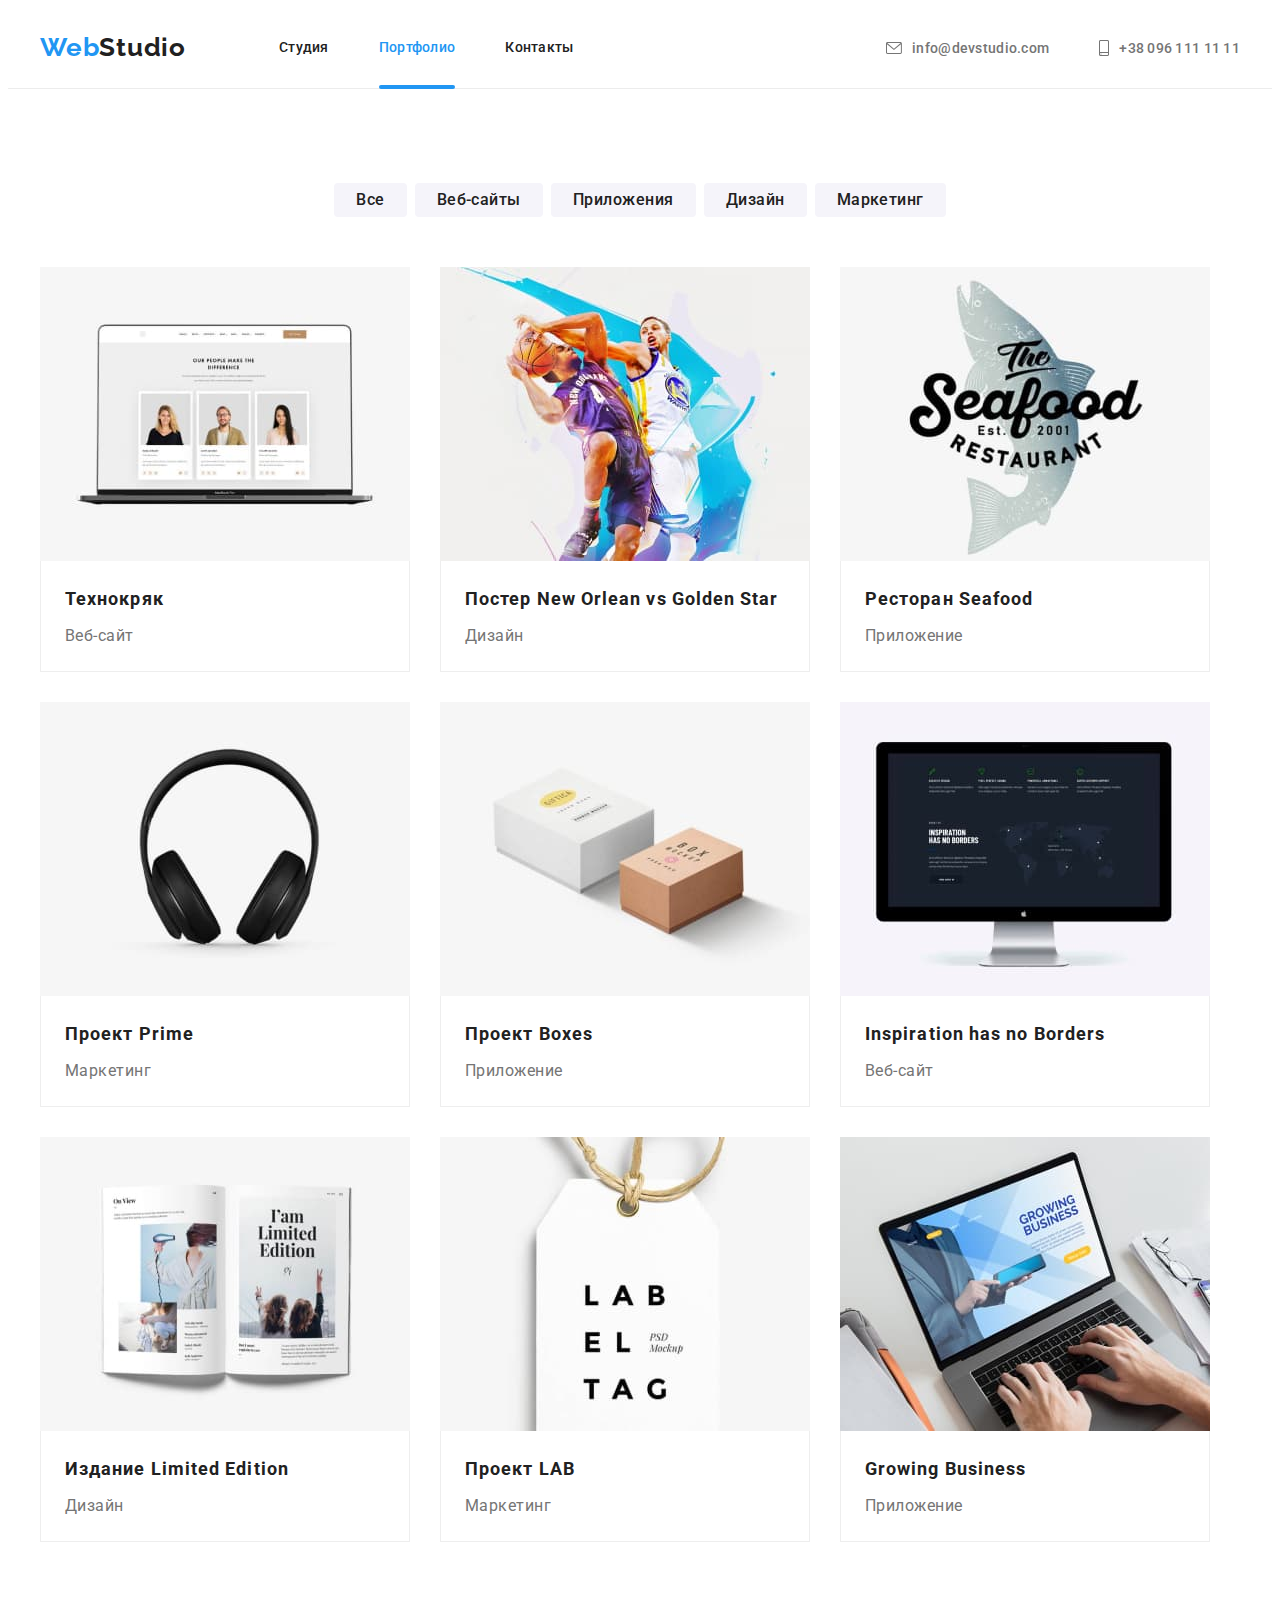
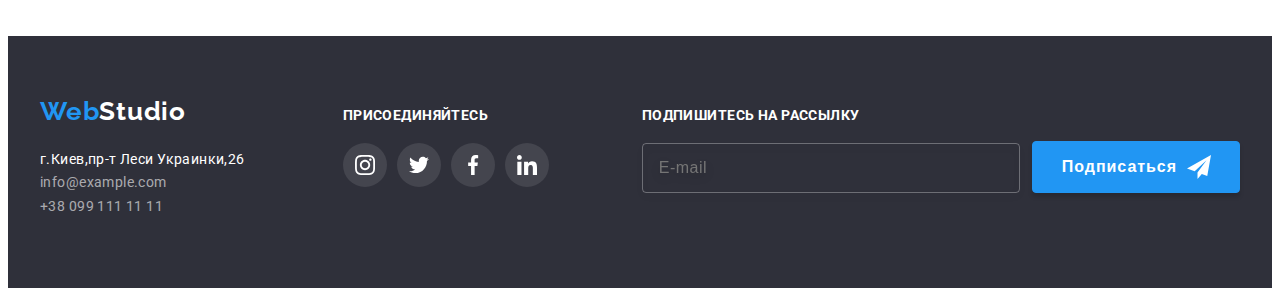
<file: portfolio.html>
<!DOCTYPE html>
<html lang="en">
<head>
    <meta charset="UTF-8">
    <meta http-equiv="X-UA-Compatible" content="IE=edge">
    <meta name="viewport" content="width=device-width, initial-scale=1.0">
    <title>Portfolio</title>
    <link rel="stylesheet" href="https://cdnjs.cloudflare.com/ajax/libs/modern-normalize/1.0.0/modern-normalize.min.css" integrity="sha512-ISS7cAi1PEhQ8jnbJpJZMd29NlhNj4AWYyLOSp2CE/CsHxTCu+r+t0D2yoJudVrd0/8fTVPUVDzY5Tvli75u/g==" crossorigin="anonymous" referrerpolicy="no-referrer" />
    <link rel="preconnect" href="https://fonts.gstatic.com">
    <link href="https://fonts.googleapis.com/css2?family=Raleway:wght@700&family=Roboto:wght@400;500;700;900&display=swap" rel="stylesheet">
   <!-----<link rel="stylesheet" href="./css/styles.css">-->
    <link rel="stylesheet" href="./css/main.min.css">
</head>
<!--------------------Header-------------------------->
<body>
    <header class="page-header">
      <div class="container header-container">
        <nav class="page-header__nav">
            <a class="logo logo__header link" href="./index.html" lang="en"><span class="logo__item">Web</span>Studio</a>
            <ul class="header__nav__list flex list">
                <li class="header__nav__item"><a class="nav__link__item link" href="./index.html" lang="ru">Студия</a></li>
                <li class="header__nav__item"><a class="nav__link__item link current-item" href="./portfolio.html" lang="ru">Портфолио</a></li>
                <li class="header__nav__item"><a class="nav__link__item link link" href="#" lang="ru">Контакты</a></li>
            </ul>
        </nav>
            <ul class="contact-list list">
                <li class="header__contact__item"><a class="header__contact__link link" href="mailto:info@devstudio.com">
                <svg class="header__icon__envelope">
                                <use href="./images/sprite.svg#icon-envelope"></use>
                            </svg>
                info@devstudio.com</a>
                </li>
                <li class="contact-item"><a class="header__contact__link link" href="tel:+380961111111">
                 <svg  class="header__icon__phone">
                        <use href="./images/sprite.svg#icon-smartphone"></use>
                </svg>
                +38 096 111 11 11</a></li>
            </ul>
      </div>
    </header>
    <!-------------------Main section--------------------->
    <main>
        <section class="portfolio section">
          <div class="container">
            <h1 class="hidden-title">Портфолио</h1>
            <h2 class="hidden-title">Фильтры</h2>
            <ul class="portfolio__buttons-list flex list">
                <li class="portfolio__button"><button class="button" type="button">Все</button></li>
                <li class="portfolio__button"><button class="button" type="button">Веб-сайты</button></li>
                <li class="portfolio__button"><button class="button" type="button">Приложения</button></li>
                <li class="portfolio__button"><button class="button" type="button">Дизайн</button></li>
                <li class="portfolio__button"><button class="button" type="button">Маркетинг</button></li>
            </ul>
     <!----------------------Portfolio-------------------------->       
            <h1 class="visually-hidden">Наши работы</h1>
                <ul class="portfolio__list flex list">
                   <li class="portfolio__item">
                      <a class="portfolio__list__item link" href="portfolio.html">
                       <div class="portfolio__list__wrapper">
                        <img src="./images/портфолио/img.jpg" alt="ноутбук с изображением" width="370" height="294">
                        <p class="overlay-portfolio">Технокряк это современная площадка распространения коронавируса. Компании используют эту платформу для цифрового шпионажа и атак на защищённые сервера конкурентов.Технокряк это современная площадка распространения коронавируса. Компании используют эту платформу для цифрового шпионажа и атак на защищённые сервера конкурентов.Технокряк это современная площадка распространения коронавируса. Компании используют эту платформу для цифрового шпионажа и атак на защищённые сервера конкурентов.Технокряк это современная площадка распространения коронавируса. Компании используют эту платформу для цифрового шпионажа и атак на защищённые сервера конкурентов.Технокряк это современная площадка распространения коронавируса. Компании используют эту платформу для цифрового шпионажа и атак на защищённые сервера конкурентов.Технокряк это современная площадка распространения коронавируса. Компании используют эту платформу для цифрового шпионажа и атак на защищённые сервера конкурентов.
                            Технокряк это современная площадка распространения коронавируса. Компании используют эту платформу для цифрового шпионажа и атак на защищённые сервера конкурентов.
                        </p>
                    </div>
                       <div class="portfolio__content__item__card">
                          <h2 class="portfolio__title__card">Технокряк</h2>
                          <p class="portfolio__suptitle__card">Веб-сайт</p>
                        </div>
                     </a>
                    </li>
                    <li class="portfolio__item list">
                      <a class="portfolio__list__item link" href="portfolio.html">
                        <div class="portfolio__list__wrapper">
                        <img src="./images/портфолио/img-1.jpg" alt="играют в баскетбол" width="370" height="294">
                        <p class="overlay-portfolio">Технокряк это современная площадка распространения коронавируса. Компании используют эту платформу для цифрового шпионажа и атак на защищённые сервера конкурентов.Технокряк это современная площадка распространения коронавируса. Компании используют эту платформу для цифрового шпионажа и атак на защищённые сервера конкурентов.Технокряк это современная площадка распространения коронавируса. Компании используют эту платформу для цифрового шпионажа и атак на защищённые сервера конкурентов.Технокряк это современная площадка распространения коронавируса. Компании используют эту платформу для цифрового шпионажа и атак на защищённые сервера конкурентов.Технокряк это современная площадка распространения коронавируса. Компании используют эту платформу для цифрового шпионажа и атак на защищённые сервера конкурентов.Технокряк это современная площадка распространения коронавируса. Компании используют эту платформу для цифрового шпионажа и атак на защищённые сервера конкурентов.
                        </p>
                    </div>
                        <div class="portfolio__content__item__card">
                          <h2 class="portfolio__title__card">Постер New Orlean vs Golden Star</h2>
                          <p class="portfolio__suptitle__card">Дизайн</p>
                        </div> 
                      </a>
                    </li>
                  <li class="portfolio__item list">
                    <a class="portfolio__list__item link" href="portfolio.html">
                        <div class="portfolio__list__wrapper">
                        <img src="./images/портфолио/img-2.jpg" alt="рыба на логотипе"  width="370" height="294">
                        <p class="overlay-portfolio">Технокряк это современная площадка распространения коронавируса. Компании используют эту платформу для цифрового шпионажа и атак на защищённые сервера конкурентов.Технокряк это современная площадка распространения коронавируса. Компании используют эту платформу для цифрового шпионажа и атак на защищённые сервера конкурентов.Технокряк это современная площадка распространения коронавируса. Компании используют эту платформу для цифрового шпионажа и атак на защищённые сервера конкурентов.Технокряк это современная площадка распространения коронавируса. Компании используют эту платформу для цифрового шпионажа и атак на защищённые сервера конкурентов.Технокряк это современная площадка распространения коронавируса. Компании используют эту платформу для цифрового шпионажа и атак на защищённые сервера конкурентов.Технокряк это современная площадка распространения коронавируса. Компании используют эту платформу для цифрового шпионажа и атак на защищённые сервера конкурентов.
                        </p>
                        </div>
                        <div class="portfolio__content__item__card">
                        <h2 class="portfolio__title__card">Ресторан Seafood</h2>
                        <p class="portfolio__suptitle__card">Приложение</p>
                      </div>
                    </a>
                  </li>
                 <li class="portfolio__item list"> 
                    <a class="portfolio__list__item link" href="portfolio.html">
                        <div class="portfolio__list__wrapper">
                        <img src="./images/портфолио/img-3.jpg" alt="наушники" width="370" height="294">
                        <p class="overlay-portfolio">Технокряк это современная площадка распространения коронавируса. Компании используют эту платформу для цифрового шпионажа и атак на защищённые сервера конкурентов.Технокряк это современная площадка распространения коронавируса. Компании используют эту платформу для цифрового шпионажа и атак на защищённые сервера конкурентов.Технокряк это современная площадка распространения коронавируса. Компании используют эту платформу для цифрового шпионажа и атак на защищённые сервера конкурентов.Технокряк это современная площадка распространения коронавируса. Компании используют эту платформу для цифрового шпионажа и атак на защищённые сервера конкурентов.Технокряк это современная площадка распространения коронавируса. Компании используют эту платформу для цифрового шпионажа и атак на защищённые сервера конкурентов.Технокряк это современная площадка распространения коронавируса. Компании используют эту платформу для цифрового шпионажа и атак на защищённые сервера конкурентов.
                        </p>
                        </div>
                        <div class="portfolio__content__item__card">
                        <h2 class="portfolio__title__card">Проект Prime</h2>
                        <p class="portfolio__suptitle__card">Маркетинг</p>
                      </div>
                    </a>
                 </li>
                  <li class="portfolio__item list">
                    <a class="portfolio__list__item link" href="portfolio.html">
                        <div class="portfolio__list__wrapper">
                        <img src="./images/портфолио/img-4.jpg" alt="две коробочки" width="370" height="294">
                        <p class="overlay-portfolio">Технокряк это современная площадка распространения коронавируса. Компании используют эту платформу для цифрового шпионажа и атак на защищённые сервера конкурентов.Технокряк это современная площадка распространения коронавируса. Компании используют эту платформу для цифрового шпионажа и атак на защищённые сервера конкурентов.Технокряк это современная площадка распространения коронавируса. Компании используют эту платформу для цифрового шпионажа и атак на защищённые сервера конкурентов.Технокряк это современная площадка распространения коронавируса. Компании используют эту платформу для цифрового шпионажа и атак на защищённые сервера конкурентов.Технокряк это современная площадка распространения коронавируса. Компании используют эту платформу для цифрового шпионажа и атак на защищённые сервера конкурентов.Технокряк это современная площадка распространения коронавируса. Компании используют эту платформу для цифрового шпионажа и атак на защищённые сервера конкурентов.
                        </p>
                        </div>
                        <div class="portfolio__content__item__card">
                        <h2 class="portfolio__title__card">Проект Boxes</h2>
                        <p class="portfolio__suptitle__card">Приложение</p>
                      </div>
                      </a>
                 </li>
                  <li class="portfolio__item list">
                    <a class="portfolio__list__item link" href="portfolio.html">
                        <div class="portfolio__list__wrapper">
                        <img src="./images/портфолио/img-5.jpg" alt="компьютер с изображением" width="370" height="294">
                        <p class="overlay-portfolio">Технокряк это современная площадка распространения коронавируса. Компании используют эту платформу для цифрового шпионажа и атак на защищённые сервера конкурентов.Технокряк это современная площадка распространения коронавируса. Компании используют эту платформу для цифрового шпионажа и атак на защищённые сервера конкурентов.Технокряк это современная площадка распространения коронавируса. Компании используют эту платформу для цифрового шпионажа и атак на защищённые сервера конкурентов.Технокряк это современная площадка распространения коронавируса. Компании используют эту платформу для цифрового шпионажа и атак на защищённые сервера конкурентов.Технокряк это современная площадка распространения коронавируса. Компании используют эту платформу для цифрового шпионажа и атак на защищённые сервера конкурентов.Технокряк это современная площадка распространения коронавируса. Компании используют эту платформу для цифрового шпионажа и атак на защищённые сервера конкурентов.
                        </p>
                        </div>
                        <div class="portfolio__content__item__card">
                        <h2 class="portfolio__title__card">Inspiration has no Borders</h2>
                        <p class="portfolio__suptitle__card">Веб-сайт</p>
                      </div>
                    </a>
                 </li>
                 <li class="portfolio__item list">
                    <a class="portfolio__list__item link" href="portfolio.html">
                        <div class="portfolio__list__wrapper">
                        <img src="./images/портфолио/img-6.jpg" alt="страница журнала с картинками" width="370" height="294">
                        <p class="overlay-portfolio">Технокряк это современная площадка распространения коронавируса. Компании используют эту платформу для цифрового шпионажа и атак на защищённые сервера конкурентов.Технокряк это современная площадка распространения коронавируса. Компании используют эту платформу для цифрового шпионажа и атак на защищённые сервера конкурентов.Технокряк это современная площадка распространения коронавируса. Компании используют эту платформу для цифрового шпионажа и атак на защищённые сервера конкурентов.Технокряк это современная площадка распространения коронавируса. Компании используют эту платформу для цифрового шпионажа и атак на защищённые сервера конкурентов.Технокряк это современная площадка распространения коронавируса. Компании используют эту платформу для цифрового шпионажа и атак на защищённые сервера конкурентов.Технокряк это современная площадка распространения коронавируса. Компании используют эту платформу для цифрового шпионажа и атак на защищённые сервера конкурентов.
                        </p>
                        </div>
                        <div class="portfolio__content__item__card">
                        <h2 class="portfolio__title__card">Издание Limited Edition</h2>
                        <p class="portfolio__suptitle__card">Дизайн</p>
                      </div>
                    </a>
                 </li>
                  <li class="portfolio__item list">
                   <a class="portfolio__list__item link" href="portfolio.html">
                    <div class="portfolio__list__wrapper">
                    <img src="./images/портфолио/img-7.jpg" alt="бирка с надписью" width="370" height="294">
                    <p class="overlay-portfolio">Технокряк это современная площадка распространения коронавируса. Компании используют эту платформу для цифрового шпионажа и атак на защищённые сервера конкурентов.Технокряк это современная площадка распространения коронавируса. Компании используют эту платформу для цифрового шпионажа и атак на защищённые сервера конкурентов.Технокряк это современная площадка распространения коронавируса. Компании используют эту платформу для цифрового шпионажа и атак на защищённые сервера конкурентов.Технокряк это современная площадка распространения коронавируса. Компании используют эту платформу для цифрового шпионажа и атак на защищённые сервера конкурентов.Технокряк это современная площадка распространения коронавируса. Компании используют эту платформу для цифрового шпионажа и атак на защищённые сервера конкурентов.Технокряк это современная площадка распространения коронавируса. Компании используют эту платформу для цифрового шпионажа и атак на защищённые сервера конкурентов.
                    </p>
                    </div>
                    <div class="portfolio__content__item__card">
                        <h2 class="portfolio__title__card">Проект LAB</h2>
                        <p class="portfolio__suptitle__card">Маркетинг</p>
                      </div>
                    </a>
                 </li>
                  <li class="portfolio__item list">
                   <a class="portfolio__list__item link" href="portfolio.html">
                    <div class="portfolio__list__wrapper">
                    <img src="./images/портфолио/img-8.jpg" alt="робота за ноубуком" width="370" height="294">
                    <p class="overlay-portfolio">Технокряк это современная площадка распространения коронавируса. Компании используют эту платформу для цифрового шпионажа и атак на защищённые сервера конкурентов.Технокряк это современная площадка распространения коронавируса. Компании используют эту платформу для цифрового шпионажа и атак на защищённые сервера конкурентов.Технокряк это современная площадка распространения коронавируса. Компании используют эту платформу для цифрового шпионажа и атак на защищённые сервера конкурентов.Технокряк это современная площадка распространения коронавируса. Компании используют эту платформу для цифрового шпионажа и атак на защищённые сервера конкурентов.Технокряк это современная площадка распространения коронавируса. Компании используют эту платформу для цифрового шпионажа и атак на защищённые сервера конкурентов.Технокряк это современная площадка распространения коронавируса. Компании используют эту платформу для цифрового шпионажа и атак на защищённые сервера конкурентов.
                    </p>
                    </div>
                    <div class="portfolio__content__item__card">
                        <h2 class="portfolio__title__card">Growing Business</h2>
                        <p class="portfolio__suptitle__card">Приложение</p>
                      </div>
                    </a>
                 </li> 
               </ul>
          </div>
        </section>
    </main>
    <!-------------Footer-------------------------------->
    <footer class="footer">
      <div class="container flex">
        <div class="footer__address__list">
            <a class="logo-link footer__logo link" href="index.html" lang="en"><span class="footer__logo__item">Web</span><span class="footer__logo__item__link">Studio</span></a>
              <address class="footer__address">
                  <ul class="address-list list">
                      <li class="footer__address__item"><a class="footer__address__map link" href="https://goo.gl/maps/ciwLgG6RqP7wu5hy9" target="_blank" rel="noopener noreferrer">г.Киев,пр-т Леси Украинки,26</a></li>
                      <li class="footer__address__item"><a class="footer__address__contact link" href="mailto:info@example.com">info@example.com</a></li>
                      <li class="footer__address__item"><a class="footer__address__contact link" href="tel:+380991111111">+38 099 111 11 11</a></li>
                  </ul>
              </address>
        </div>
         <div class="footer__list">
                <h3 class="footer__title">присоединяйтесь</h3>
                <ul class="footer__social__list flex list">
                    <li class="footer__social__item">
                        <a href class="footer__social__icon link">
                            <svg class="footer__social__item__icon">
                                <use href="./images/sprite.svg#icon-instagram"></use>
                            </svg>
                        </a>
                    </li>
                    <li class="footer__social__item">
                        <a href class="footer__social__icon link">
                            <svg class="footer__social__item__icon">
                                <use href="./images/sprite.svg#icon-twitter"></use>
                            </svg>
                        </a>
                    </li>
                    <li class="footer__social__item">
                        <a href class="footer__social__icon link">
                            <svg class="footer__social__item__icon">
                                <use href="./images/sprite.svg#icon-facebook"></use>
                            </svg>
                        </a>
                    </li>
                    <li class="footer__social__item">
                        <a href class="footer__social__icon link">
                            <svg class="footer__social__item__icon">
                                <use href="./images/sprite.svg#icon-linkedin"></use>
                            </svg>
                        </a>
                    </li>
                </ul>
          </div>
        <div class="footer__subscription">
          <form action="#" class="footer__subscription__form">
            <div class="footer__email__form">
                <label for="footer__email" class="footer__subscription__text">
                Подпишитесь на рассылку</label>
                <input id="footer__email" class="footer__subscription__email" type="email" name="subscription__email" placeholder="E-mail" required>
            </div>
            <button type="submit" class="button__subscription">Подписаться
                <svg class="icon__subscription">
                  <use href="./images/sprite.svg#icon-icon-send"></use>
                </svg>
              </button>
          </form>
      </div>
      </div>

    </footer>
</body>
</html>
</file>
<file: css/styles.css>
/*------Шрифты--------*/





   
   /*=====================Header===================================*/
 

   /*---------Логотип-- WebStudio-----------------*/

 /*Навигационный лист*/
      


 
   /*====================The end header======================*/
   
   /*-----------------------HERO----------------------*/
/*добавление фона---*/
/*.overlay{
    height: 600px;
   /* left: 0px;
    top: 80px;*/
  /* background: #C4C4C4;
    /*background-image: url(../images/icons/imgheader.jpg);*/
   /* background-repeat: no-repeat;
    /*background-position: center;*/
   
    /* background-image: linear-gradient(rgba(47, 48, 58, 0.4), 
    rgba(47, 48, 58, 0.4)),
    url(../images/icons/Imgheader.jpg);
    background-size: cover;
}*/


   /*Эффективные решения для вашего бизнеса*/
  
   
   /*-----------Description--------------------*/
  
   /*Особенности*/

/*-----------Gallery-------------------*/

   /*----------------TEAM---------------*/
   

   /*------------End Hero----------------*/
  /*-------------Постоянные клиенты---------------*/
 



   /*-----------------Footer---------*/

   /*==================Footer=================*/
   

   /*----------------Portfolio-------------*/
   /*Кнопки*/


 
/*.current-item{
color:var(--accent-color);
}*/
   




/*.picture-list{
    width: calc((100% - 90px) / 3);
    margin-top: 30px;
    margin-left: 30px;
}*/


  








   /*=========================End=================*/
   /*------------Модальное окно----------------*/
  

   






/*.modal-form-checkbox:checked + .modal-form-checkbox-policy:before{
    background-image: url("../images/check.svg");
}*/


/*********стили при наведении курсора на чекбокс-policy****/
/*.modal-form-checkbox:not(:disabled):not(checked) + label:hover {
    border-color: #b3d7ff;
}*/

/*****стили для активного состояния чекбокса (при нажатии на него )****/
/*.modal-form-checkbox:not(:disabled):active + label::before{
    box-shadow: 0 0 0 0.2rem rgba(0, 123, 255, 0.25);
}*/

/*********стили чекбокса, находящегося в фокусе и не находящегося в состоянии checked*/

/*.modal-form-checkbox:focus:not(:checked) + label::before{
    border-color: #80bdff;
}*/

/****стили чекбокса, находящегося в состоянии disabled*/
/*.modal-form-checkbox:disabled + label::before {
    background-color: #e9ecef;
}*/



/*
.input-modal-text:required:focus:valid{
    border-color: green;
}
.input-modal-text:required:focus:invalid{
    border-color: red;
}*/
</file>
<file: css/main.min.css>
:root{--main-font: 'Roboto', sans-serif;--secondary-font:'Raleway', sans-serif;--accent-color: #2196F3;--secondary-color: #212121;--hero-background-color: #2F303A;--text-color: #757575;--text-decoration-color: #FFFFFF;--hero-button-color: #ECECEC}.visually-hidden{position:absolute;width:1px;height:1px;margin:-1px;border:0;padding:0;white-space:nowrap;clip-path:inset(100%);clip:rect(0 0 0 0);overflow:hidden}h1,h2,h3,h4,h5,h6,p,ul,li{margin-top:0;margin-bottom:0;padding-left:0}img{display:block}.flex{display:flex;align-items:baseline}.list{list-style:none}.link{text-decoration:none}body{font-family:'Roboto', sans-serif;font-style:normal;font-weight:normal;font-size:14px;line-height:1.71;letter-spacing:0.03em;color:var(--text-color)}.section{padding-top:94px;padding-bottom:94px}.section__title{font-family:inherit;font-weight:700;font-size:36px;line-height:1.17;text-align:center;letter-spacing:0.03em;color:var(--secondary-color);margin-bottom:50px}.container{width:1200px;padding-left:15px;padding-right:15px;margin-left:auto;margin-right:auto}.social__list__icon{width:20px;height:20px}.social__list{align-items:center;display:flex}.social__list__item:not(:last-child){margin-right:10px}.social__list__link{display:flex;justify-content:center;align-items:center;width:44px;height:44px;background-color:transparent;fill:#afb1b8;border-radius:50%;transition-property:fill, background-color;transition-duration:250ms;transition-timing-function:cubic-bezier(0.4, 0, 0.2, 1)}.social__list__link:hover,.social__list__link:focus{background:var(--accent-color);fill:var(--text-decoration-color)}.backdrop{position:fixed;top:0;left:0;width:100vw;height:100vh;z-index:100;background-color:rgba(0,0,0,0.2);transition-property:opacity, visibility;transition-duration:250ms;transition-timing-function:cubic-bezier(0.4, 0, 0.2, 1)}.is-hidden{opacity:0;visibility:hidden;pointer-events:none}.modal{position:absolute;transform:translate(-50%, -50%);top:50%;left:50%;width:528px;height:580px;background-color:#ffffff;box-shadow:0px 1px 3px rgba(0,0,0,0.12),0px 1px 1px rgba(0,0,0,0.14),0px 2px 1px rgba(0,0,0,0.2);border-radius:4px}.modal-btn-close{display:flex;align-items:center;justify-content:center;padding:0;width:30px;height:30px;position:absolute;top:8px;right:8px;cursor:pointer;background:#ffffff;border:1px solid rgba(0,0,0,0.1);border-radius:50%;transition-property:color;transition-duration:250ms;transition-timing-function:cubic-bezier(0.4, 0, 0.2, 1)}.modal-btn-close:hover,.modal-btn-close:focus{color:var(--accent-color)}.modal-btn-close__modal__icon{width:18px;height:18px;fill:currentColor}.modal-form{padding:40px;display:flex;flex-direction:column;font-size:12px;line-height:1.17;letter-spacing:0.01em;color:var(--secondary-color)}.modal-form__text{font-family:inherit;font-weight:700;font-size:20px;line-height:1.15;text-align:center;letter-spacing:0.03em;color:var(--secondary-color);margin-bottom:12px}.modal-form__text-field{font-size:12px;line-height:1.15;letter-spacing:0.01em;color:var(--text-color);margin-bottom:4px}.modal-form__input{position:relative;margin-bottom:10px}.modal-form__input-text{padding-top:12px;padding-right:12px;padding-left:42px;padding-bottom:12px;width:100%;border:1px solid rgba(33,33,33,0.2);box-sizing:border-box;border-radius:4px;outline:none;color:var(--secondary-color);transition-property:border-color;transition-duration:250ms;transition-timing-function:cubic-bezier(0.4, 0, 0.2, 1)}.modal-form__input-text:hover{border-color:var(--accent-color)}.modal-form__input__icon{position:absolute;width:18px;height:18px;top:50%;left:15px;transform:translateY(-50%);fill:currentColor;transition-property:fill;transition-duration:250ms;transition-timing-function:cubic-bezier(0.4, 0, 0.2, 1)}.modal-form__input__textarea{padding:12px 16px;margin-bottom:20px;width:100%;height:120px;font-size:12px;line-height:1.15;letter-spacing:0.01em;border:1px solid rgba(33,33,33,0.2);box-sizing:border-box;border-radius:4px;outline:none;color:var(--secondary-color);resize:none;transition-property:border-color;transition-duration:250ms;transition-timing-function:cubic-bezier(0.4, 0, 0.2, 1)}.modal-form__input__textarea:focus{border-color:var(--accent-color)}.modal-form__agree-terms{display:flex;flex-direction:row;margin-left:12px;margin-bottom:30px}.modal-form__checkbox{position:absolute !important;clip:rect(1px 1px 1px 1px);padding:0 !important;border:0 !important;height:1px !important;width:1px !important;overflow:hidden}.modal-form__checkbox+.modal-form_input-text:focus{border-color:var(--accent-color)}.modal-form__checkbox+label{display:inline-flex;align-items:center;user-select:none}.modal-form_checkbox+.modal-form_input-text:focus{border-color:var(--accent-color)}.modal-form__input-text:focus+.modal-form__input__icon{fill:var(--accent-color)}.modal-form__text-policy{color:var(--text-color)}.modal-form__checkbox+label::before{content:"";display:inline-block;width:16px;height:15px;border:2px solid #FFFFFF;margin-right:8px;flex-shrink:0;flex-grow:0;border-radius:2px;background-repeat:no-repeat;background-position:center center;background-size:50% 50%;cursor:pointer;transition-property:border-color, background-image, background-color;transition-duration:250ms;transition-timing-function:cubic-bezier(0.4, 0, 0.2, 1)}.modal-form__checkbox:focus:not(checked)+label:before{border-color:var(--accent-color)}.modal-form__checkbox:checked+label:before{border-color:#0b76ef;background-color:#0b76ef;background-image:url("../images/check.svg");background-size:contain}.modal-form__checkbox:disabled+label:before{background-color:#e9ecef}.checkbox-policy{display:flex;align-items:center;justify-content:center;font-weight:normal;font-size:14px;line-height:1.71;letter-spacing:0.03em;color:var(--text-color)}.text-policy__link{text-decoration-line:underline;color:var(--accent-color);padding-left:8px}.modal-btn-send{font-family:inherit;font-weight:700;font-size:16px;line-height:1.87;display:flex;align-items:center;text-align:center;letter-spacing:0.06em;color:#FFFFFF;background-color:var(--accent-color);padding:10px 56px;align-self:center;cursor:pointer;box-shadow:0px 4px 4px rgba(0,0,0,0.15);border-color:transparent;border-radius:4px;transition-property:background-color;transition-duration:250ms;transition-timing-function:cubic-bezier(0.4, 0, 0.2, 1)}.modal-btn-send:hover,.modal-btn-send:focus{background-color:#188CE8}.main{padding-top:94px;padding-bottom:94px}.button{font-family:inherit;font-weight:500;font-size:16px;line-height:1.62;letter-spacing:0.03em;color:var(--secondary-color);background-color:#f5f4fa;text-align:center;cursor:pointer;display:inline-block;border:transparent;border-radius:4px;padding-top:4px;padding-bottom:4px;padding-left:22px;padding-right:22px;transition-property:color, background-color, box-shadow;transition-duration:250ms;transition-timing-function:cubic-bezier(0.4, 0, 0.2, 1)}.button:hover,.button:focus{color:var(--text-decoration-color);background:var(--accent-color);box-shadow:0px 3px 1px rgba(0,0,0,0.1),0px 1px 2px rgba(0,0,0,0.08),0px 2px 2px rgba(0,0,0,0.12)}.portfolio__buttons-list{justify-content:center;flex-wrap:wrap;margin-bottom:50px;margin-top:-8px;margin-left:-8px}.portfolio__button{margin-top:8px;margin-left:8px}.portfolio__button:hover,.portfolio__button:focus{color:var(--text-color-white);background-color:var(--button-active-bcgr-color);box-shadow:0px 3px 1px rgba(0,0,0,0.1),0px 1px 2px rgba(0,0,0,0.08),0px 2px 2px rgba(0,0,0,0.12)}.desc-item-title{font-family:inherit;font-weight:700;font-size:18px;line-height:2;letter-spacing:0.06em;color:var(--secondary-color);margin-bottom:4px}.portfolio__suptitle__card{font-family:inherit;font-weight:400;font-size:16px;line-height:1.87;letter-spacing:0.03em;color:var(--text-color)}.portfolio__title__card{font-weight:700;font-size:18px;line-height:2;letter-spacing:0.06em;color:var(--secondary-color);margin-bottom:4px;display:block}.hidden-title{position:absolute;width:1px;height:1px;margin:-1px;border:0;padding:0;white-space:nowrap;clip-path:inset(100%);clip:rect(0 0 0 0);overflow:hidden}.page-header{width:100%;border-bottom:1px solid var(--hero-button-color);background:var(--text-decoration-color)}.header-container{display:flex;align-items:center;justify-content:space-between}.page-header__nav{display:flex;align-items:center}.header__nav__list{display:flex;align-items:center;list-style:none;padding:0;margin-left:auto}.header__nav__item:not(:last-child){margin-right:50px}.nav__link__item{display:block;padding-top:32px;padding-bottom:32px;font-family:inherit;font-weight:500;font-size:14px;line-height:1.14;letter-spacing:0.02em;color:var(--secondary-color);transition-property:color;transition-duration:250ms;transition-timing-function:cubic-bezier(0.4, 0, 0.2, 1)}.nav__link__item:hover,.nav__link__item:focus{color:var(--accent-color)}.current-item{position:relative;color:var(--accent-color)}.current-item::after{content:'';position:absolute;width:100%;height:4px;top:77px;left:0px;border-radius:2px;background-color:var(--accent-color)}.hero{max-width:1600px;padding-top:200px;padding-bottom:200px;background-color:var(--hero-background-color);margin:0 auto;height:600px;background:#C4C4C4;background-repeat:no-repeat;background-image:linear-gradient(rgba(47,48,58,0.4), rgba(47,48,58,0.4)),url(../images/icons/Imgheader.jpg);background-size:cover;background-position:center}.hero .container{text-align:center}.hero__title{font-family:inherit;font-weight:900;font-size:44px;line-height:1.36;letter-spacing:0.06em;text-align:center;text-transform:uppercase;color:var(--text-decoration-color);margin:0 auto 30px;max-width:696px}.hero__modal__btn{box-shadow:0px 4px 4px rgba(0,0,0,0.15);border:transparent;border-radius:4px;font-family:inherit;font-weight:700;font-size:16px;line-height:1.87;letter-spacing:0.06em;color:var(--text-decoration-color);background:var(--accent-color);cursor:pointer;display:inline-block;padding:10px 32px;transition-property:background-color, box-shadow;transition-duration:1150ms;transition-timing-function:cubic-bezier(0.4, 0, 0.2, 1)}.hero__modal__btn:hover,.hero__modal__btn:focus{fill:var(--accent-color)}.logo{font-family:var(--secondary-font);font-weight:700;font-size:26px;line-height:1.19;letter-spacing:0.03em;color:var(--secondary-color);display:inline-block;margin-right:70px}.logo__header{color:var(--secondary-color);margin-right:93px;padding-top:24px;padding-bottom:25px}.logo__item{color:var(--accent-color)}.contact-list{display:flex;align-items:center;margin-left:auto}.header__contact__link{font-weight:500;font-size:14px;line-height:1.15;letter-spacing:0.02em;color:var(--text-color);display:flex;align-items:center;margin-left:50px;transition-property:color;transition-duration:250ms;transition-timing-function:cubic-bezier(0.4, 0, 0.2, 1)}.header__contact__link:hover,.header__contact__link:focus{color:var(--accent-color)}.contact-item:not(:last-child){margin-right:50px;justify-content:space-between}.contact-item{display:inline}.header__icon__envelope{display:inline-block;width:16px;height:12px;margin-right:10px;cursor:pointer;fill:currentcolor}.header__icon__phone{width:10px;height:16px;fill:currentcolor;cursor:pointer;margin-right:10px}.desc{padding-top:94px;padding-bottom:47px}.desc__list{display:flex;padding-bottom:0;margin-left:-30px;margin-top:-30px}.desc__list__item{flex-basis:calc((100% - 120px) / 4);margin-left:30px;margin-top:30px;padding-left:0}.desc__list__icon{display:flex;align-items:center;justify-content:center;height:120px;border-radius:4px;margin-bottom:30px;background:#F5F4FA}.desc__list__title{font-weight:700;font-size:14px;line-height:1.14;letter-spacing:0.03em;text-transform:uppercase;color:var(--secondary-color);margin-bottom:10px;display:block}.desc__list__suptitle{font-family:inherit;font-weight:400;font-size:14px;line-height:1.71;letter-spacing:0.03em;color:var(--text-color);display:block}.picture{text-align:center;padding-top:47px;padding-bottom:94px}.picture__list__gallery{align-items:flex-start;margin-left:-30px}.picture__title{font-family:inherit;font-weight:700;font-size:36px;line-height:1.17;letter-spacing:0.03em;color:var(--secondary-color);margin-bottom:50px}.picture__list__item{margin-left:30px;margin-top:30px;position:relative;width:calc((100% - 90px) / 3)}.picture__title__p{position:absolute;width:100%;bottom:0;padding:27px 82px;font-weight:700;font-size:14px;line-height:1.15;text-align:center;letter-spacing:0.03em;text-transform:uppercase;color:var(--text-decoration-color);background-color:rgba(47,48,58,0.8)}.team{text-align:center;background-color:#F5F4FA}.team__list{display:flex;align-items:flex-start;margin-left:-30px;margin-top:-30px}.team__list__item{flex-basis:calc((100% - 120px) / 4);margin-left:30px;margin-top:30px;background:var(--text-decoration-color);box-shadow:0px 1px 3px rgba(0,0,0,0.12),0px 1px 1px rgba(0,0,0,0.14),0px 2px 1px rgba(0,0,0,0.2);border-radius:0px 0px 4px 4px}.team__title{font-family:inherit;font-weight:700;font-size:36px;line-height:1.17;text-align:center;letter-spacing:0.03em;color:var(--secondary-color);background:#F5F4FA;margin-bottom:50px}.team__title__list__name{font-family:inherit;font-weight:500;font-size:16px;line-height:1.18;letter-spacing:0.03em;color:var(--secondary-color);margin-bottom:10px}.team__title__list__desc{font-family:inherit;font-weight:400;font-size:16px;line-height:1.18;letter-spacing:0.03em;color:var(--text-color);margin-bottom:16px}.team__list__content{padding:30px}.client__section{background-color:var(--text-decoration-color)}.client__list{display:flex}.client__item{display:block}.client__item:not(:last-child){margin-right:30px}.client__logo{display:flex;justify-content:center;align-items:center;width:170px;height:92px;border:1px solid #afb1b8;border-radius:4px;fill:#afb1b8;transition-property:fill, border-color;transition-duration:1250ms;transition-timing-function:cubic-bezier(0.4, 0, 0.2, 1)}.client__logo:hover,.client__logo:focus{border-color:var(--accent-color);fill:var(--accent-color)}.client__logo__item{width:106px;height:60px}.footer{background:#2F303A;padding-top:60px;padding-bottom:60px}.footer__list{align-items:center;margin-left:73px}.footer__logo{font-family:"Raleway", sans-serif;font-weight:700;font-size:26px;line-height:1.19;letter-spacing:0.03em;color:var(--accent-color);margin-bottom:20px}.footer__logo__item__link{color:var(--text-decoration-color)}.footer__address{font-family:inherit;font-style:normal;font-weight:400;font-size:14px;line-height:1.71;color:var(--text-decoration-color);letter-spacing:0.03em;margin-top:20px;max-width:240px}.footer__address__item{margin-bottom:9px;display:inline-block}.footer__address__item:not(:last-child){margin-bottom:0}.footer__address__map{font-style:normal;color:var(--text-decoration-color);transition-property:color;transition-duration:250ms;transition-timing-function:cubic-bezier(0.4, 0, 0.2, 1)}.footer__address__map:hover,.footer__address__map:focus{color:var(--accent-color)}.footer__address__contact{font-family:inherit;font-style:normal;font-weight:normal;font-size:14px;line-height:1.71;letter-spacing:0.03em;color:rgba(255,255,255,0.6);transition-property:color;transition-duration:250ms;transition-timing-function:cubic-bezier(0.4, 0, 0.2, 1)}.footer__address__contact:hover,.footer__address__contact:focus{color:var(--accent-color)}.footer__address__contact{font-family:inherit;font-style:normal;font-weight:normal;font-size:14px;line-height:1.71;letter-spacing:0.03em;color:rgba(255,255,255,0.6);transition-property:color;transition-duration:250ms;transition-timing-function:cubic-bezier(0.4, 0, 0.2, 1)}.footer__address__contact:hover,.footer__address__contact:focus{color:var(--accent-color)}.footer__title{margin-bottom:20px;font-size:14px;line-height:1.15;letter-spacing:0.03em;color:var(--text-decoration-color);text-transform:uppercase}.footer__social__list{border-radius:50%}.footer__social__item:not(:last-child){margin-right:10px}.footer__social__icon{display:flex;justify-content:center;align-items:center;width:44px;height:44px;border-radius:50%;fill:var(--text-decoration-color);background:rgba(255,255,255,0.1);transition-property:background-color;transition-duration:250ms;transition-timing-function:cubic-bezier(0.4, 0, 0.2, 1)}.footer__social__icon:hover,.footer__social__icon:focus{background:var(--accent-color)}.footer__social__item__icon{width:20px;height:20px}.footer__subscription__form{display:flex;margin-left:93px}.footer__email__form{display:block}.footer__subscription__text{font-weight:700;font-size:14px;line-height:1.15;letter-spacing:0.03em;text-transform:uppercase;color:var(--text-decoration-color);display:block}.footer__subscription__email{width:358px;margin-top:20px;padding-left:16px;padding-top:15px;padding-bottom:15px;background-color:transparent;border:1px solid rgba(255,255,255,0.3);filter:drop-shadow(0px 4px 4px rgba(0,0,0,0.15));border-radius:4px;font-size:16px;line-height:1.15;letter-spacing:0.03em;color:var(--text-decoration-color)}.button__subscription{font-weight:700;font-size:16px;line-height:1.87;letter-spacing:0.06em;color:var(--text-decoration-color);cursor:pointer;display:flex;justify-content:center;align-items:center;align-self:flex-end;padding-top:10px;padding-bottom:10px;padding-left:29px;padding-right:28px;margin-left:12px;background-color:var(--accent-color);box-shadow:0px 4px 4px rgba(0,0,0,0.15);border:1px solid var(--accent-color);border-radius:4px;transition-property:background-color;transition-duration:1250ms;transition-timing-function:cubic-bezier(0.4, 0, 0.2, 1)}.button__subscription:hover,.button__subscription:focus{background-color:#188CE8}.icon__subscription{margin-left:10px;width:24px;height:24px}.portfolio__list{flex-wrap:wrap;align-items:flex-start;margin-top:-30px;margin-left:-30px}.portfolio__item{margin-top:30px;margin-left:30px}.portfolio__item:hover,.portfolio__item:focus{box-shadow:0px 1px 1px rgba(0,0,0,0.12),0px 4px 4px rgba(0,0,0,0.06),1px 4px 6px rgba(0,0,0,0.16)}.portfolio__list__item{width:calc((1200px - 90px) / 3);display:block;transition-property:box-shadow;transition-duration:250ms;transition-timing-function:cubic-bezier(0.4, 0, 0.2, 1)}.portfolio__list__item:hover,.portfolio__list__item:focus{transform:translatey(0)}.portfolio__content__item__card{padding:20px 20px;padding-left:24px;padding-right:24px;border-right:1px solid #EEEEEE;border-bottom:1px solid #EEEEEE;border-left:1px solid #EEEEEE}.portfolio__content__item__card{position:relative;overflow:hidden}.portfolio__list__wrapper{position:relative;overflow:hidden}.overlay-portfolio{position:absolute;width:100%;height:100%;left:0;top:0;padding:63px 24px;color:#FFFFFF;background:rgba(33,150,243,0.9);overflow:auto;font-weight:400;font-size:18px;line-height:1.56;letter-spacing:0.03em;color:#FFFFFF;transition-property:color, background-color, box-shadow;transition-duration:250ms;transition-timing-function:cubic-bezier(0.4, 0, 0.2, 1);transition-property:transform;transform:translateY(100%)}.portfolio__list__item:hover .overlay-portfolio,.portfolio__list__item:focus .overlay-portfolio{transform:translateY(0%)}
/*# sourceMappingURL=main.min.css.map */
</file>
